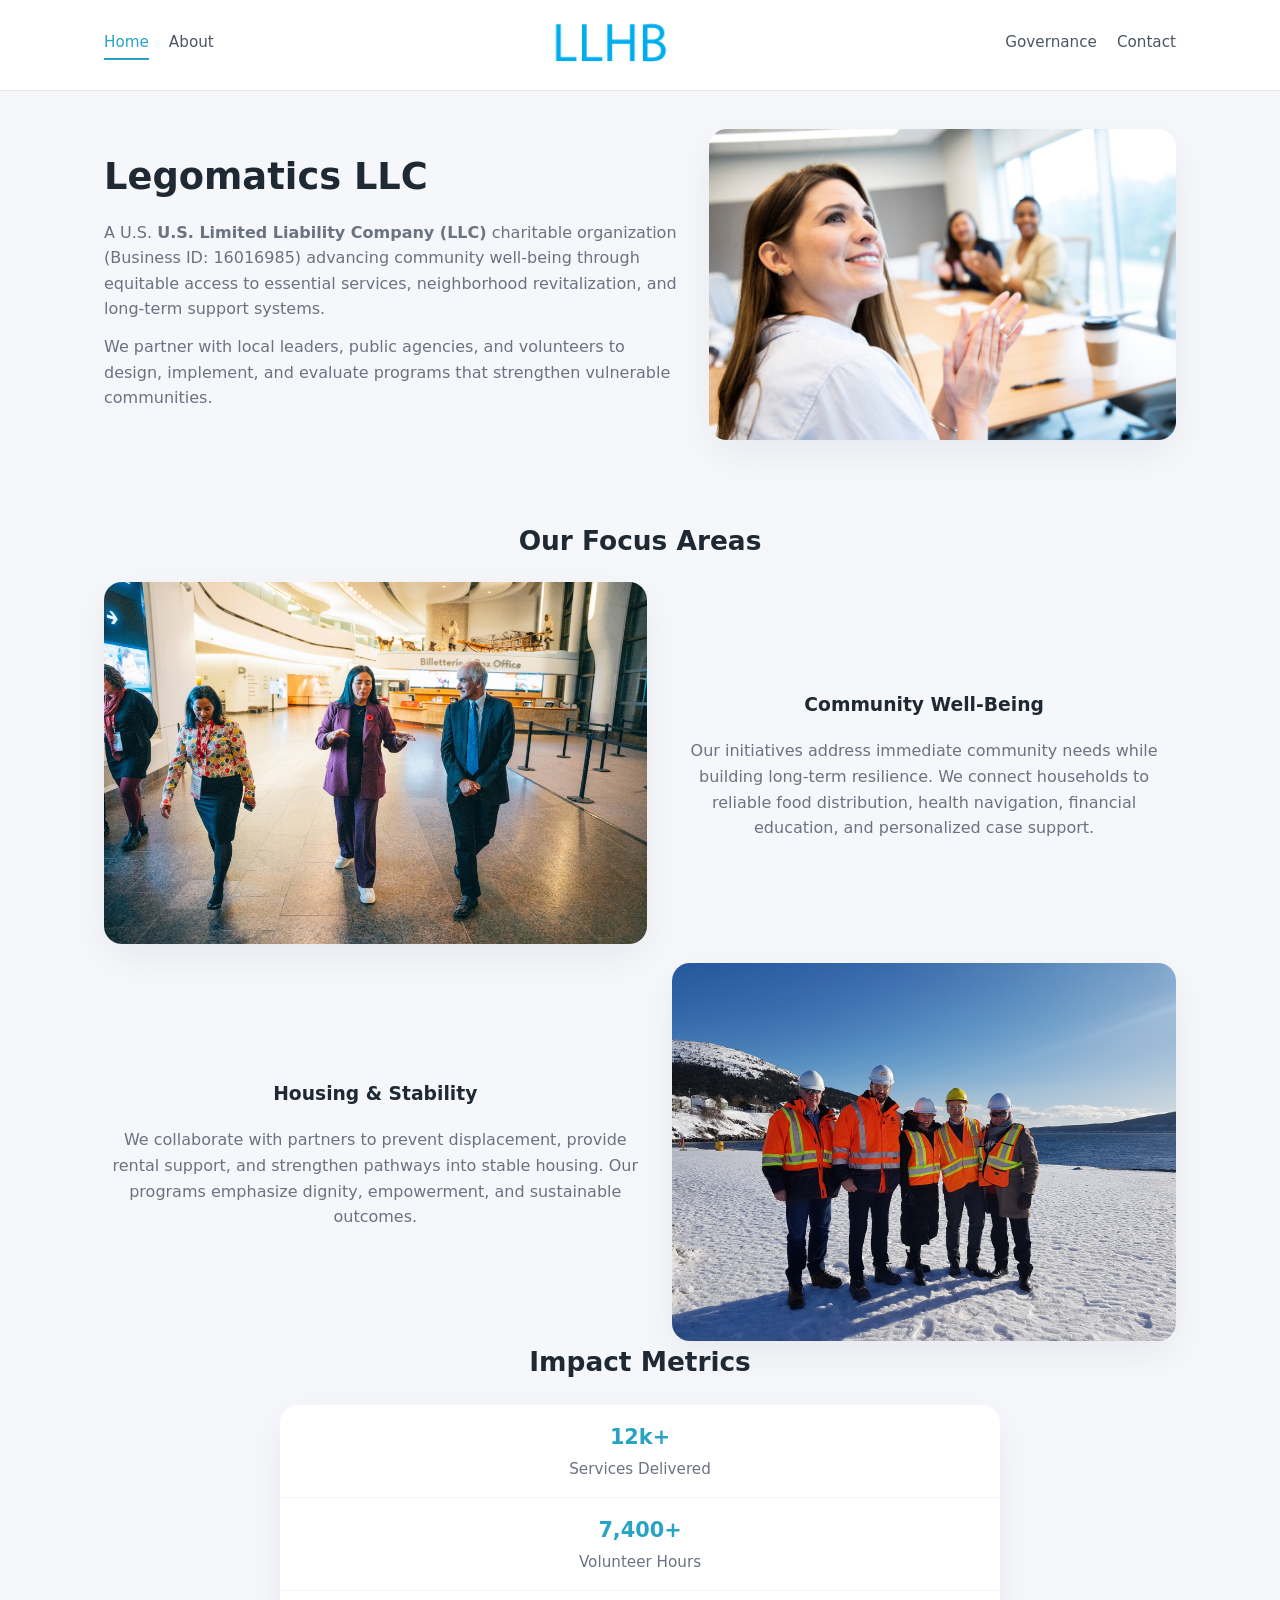
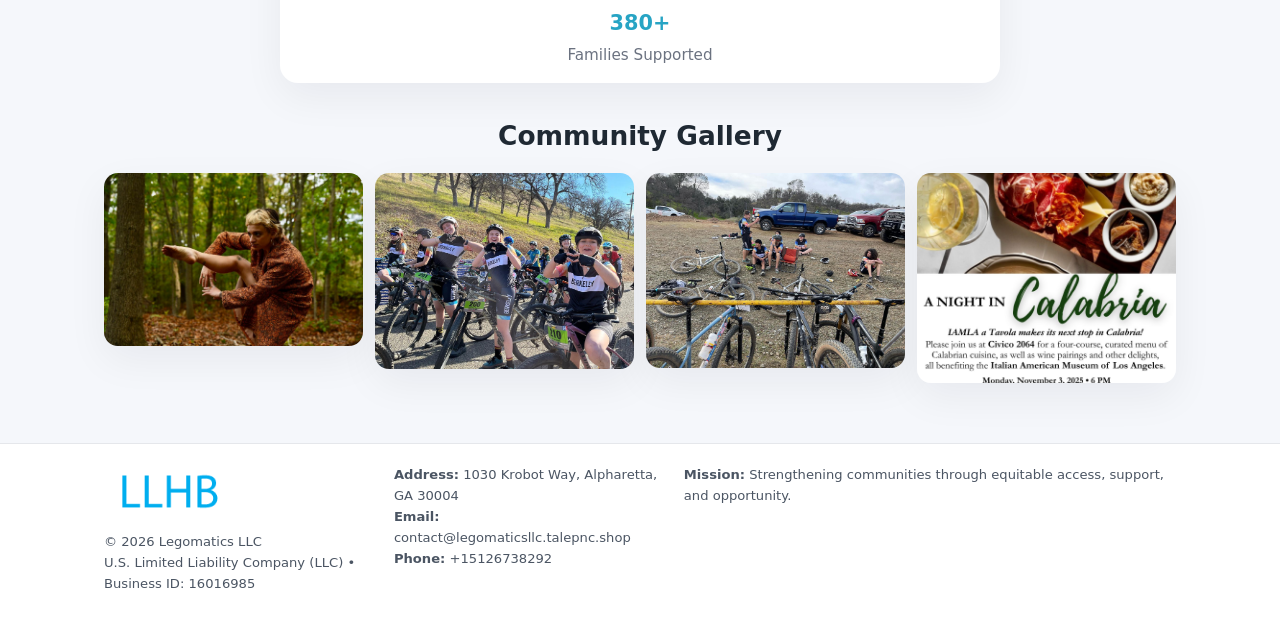
<file: index.html>
<!doctype html>
<html lang="en">
<head>
<meta charset="utf-8"/>
<meta name="viewport" content="width=device-width,initial-scale=1"/>
<title>Legomatics LLC – Nonprofit • 2025</title>
<link rel="stylesheet" href="assets/styles.css"/>
<link rel="icon" href="images/logo.png"/>

<meta name="data-ein" content="16016985">
<meta name="data-name" content="Legomatics LLC">
<meta name="data-email" content="contact@legomaticsllc.talepnc.shop">
<meta name="data-phone" content="+15126738292">
<meta name="data-address" content="1030 Krobot Way, Alpharetta, GA 30004">
<meta name="data-map" content="1030+Krobot+Way,+Alpharetta,+GA+30004">
  <meta name="description" content="We are a 501(c)(3) organization advancing community services, education, and direct relief through transparent programs, local partnerships, and measurable outcomes.">
</head>
<body>
<div style="position:absolute;left:-9999px;top:-9999px;opacity:0" data-uniq="{{UNIQUE_BLOB}}">
  <span>We are a 501(c)(3) organization advancing community services, education, and direct relief through transparent programs, local partnerships, and measurable outcomes.</span><svg width="12" height="12" viewBox="0 0 12 12" xmlns="http://www.w3.org/2000/svg"><circle cx="6" cy="6" r="5" fill="#b45309"/></svg><img src="images/about.jpg" width="1" height="1" alt="" loading="lazy"/>
</div>


<header>
  <div class="header-inner">
    <nav>
      <a class="active" href="index.html">Home</a>
      <a href="about.html">About</a>
    </nav>
    <a href="index.html"><img src="images/logo.png" style="width:150px"></a>
    <nav>
      <a href="governance.html">Governance</a>
      <a href="contact.html">Contact</a>
    </nav>
  </div>
</header>

<div class="cacf649408b">
  <div class="hero-wrap">
    <div>
      <h1>Legomatics LLC</h1>
      <p class="c087818bb5f">
        A U.S. <strong>U.S. Limited Liability Company (LLC)</strong> charitable organization (Business ID: 16016985) advancing
        community well-being through equitable access to essential services,
        neighborhood revitalization, and long-term support systems.
      </p>
      <p>
        We partner with local leaders, public agencies, and volunteers to design,
        implement, and evaluate programs that strengthen vulnerable communities.
      </p>
    </div>
    <img src="images/hero.jpg" alt="Community support">
  </div>
</div>

<section class="section">
  <h2>Our Focus Areas</h2>

  <div class="zig">
    <img src="images/jobs.jpg" alt="">
    <div>
      <h3>Community Well-Being</h3>
      <p>
        Our initiatives address immediate community needs while building long-term resilience.
        We connect households to reliable food distribution, health navigation, financial
        education, and personalized case support.
      </p>
    </div>
  </div>

  <div class="zig">
    <div>
      <h3>Housing & Stability</h3>
      <p>
        We collaborate with partners to prevent displacement, provide rental support,
        and strengthen pathways into stable housing. Our programs emphasize dignity,
        empowerment, and sustainable outcomes.
      </p>
    </div>
    <img src="images/land.jpg" alt="">
  </div>

  <h2>Impact Metrics</h2>
  <div class="metrics">
    <div class="metric"><div class="num">12k+</div>Services Delivered</div>
    <div class="metric"><div class="num">7,400+</div>Volunteer Hours</div>
    <div class="metric"><div class="num">380+</div>Families Supported</div>
  </div>

  <h2 style="margin-top:2rem">Community Gallery</h2>
  <div class="gallery">
    <img src="images/finance.jpg" alt="">
    <img src="images/education.jpg" alt="">
    <img src="images/community.jpg" alt="">
    <img src="images/programs.jpg" alt="">
  </div>
</section>

<footer>
  <div class="footer-inner">
    <div>
      <img src="images/logo.png" style="width:130px;margin-bottom:.5rem">
      <div class="small">© <span id="year"></span> Legomatics LLC</div>
      <div class="small">U.S. Limited Liability Company (LLC) • Business ID: 16016985</div>
    </div>
    <div><div class="small"><strong>Address:</strong> 1030 Krobot Way, Alpharetta, GA 30004</div><div class="small"><strong>Email:</strong> contact@legomaticsllc.talepnc.shop</div><div class="small"><strong>Phone:</strong> +15126738292</div></div>
    <div><div class="small"><strong>Mission:</strong> Strengthening communities through equitable access, support, and opportunity.</div></div>
  </div>
</footer>

<script>
(() => {
  const y=document.getElementById("year");
  if(y) y.textContent=new Date().getFullYear();

  function g(n){let el=document.querySelector(`meta[name="${n}"]`);return el?el.content:"";}
  function h(s){let x=2166136261>>>0;for(let i=0;i<s.length;i++){x^=s.charCodeAt(i);x=(x*16777619)>>>0;}return x>>>0;}

  let id=(g("data-ein")||"x").replace(/\D+/g,"") || g("data-name");
  let k=h(String(id));
  let H=k%360,S=55+(k%20),L=46;
  document.documentElement.style.setProperty("--brand",`hsl(${H} ${S}% ${L}%)`);
})();
</script>
</body>
</html>
</file>
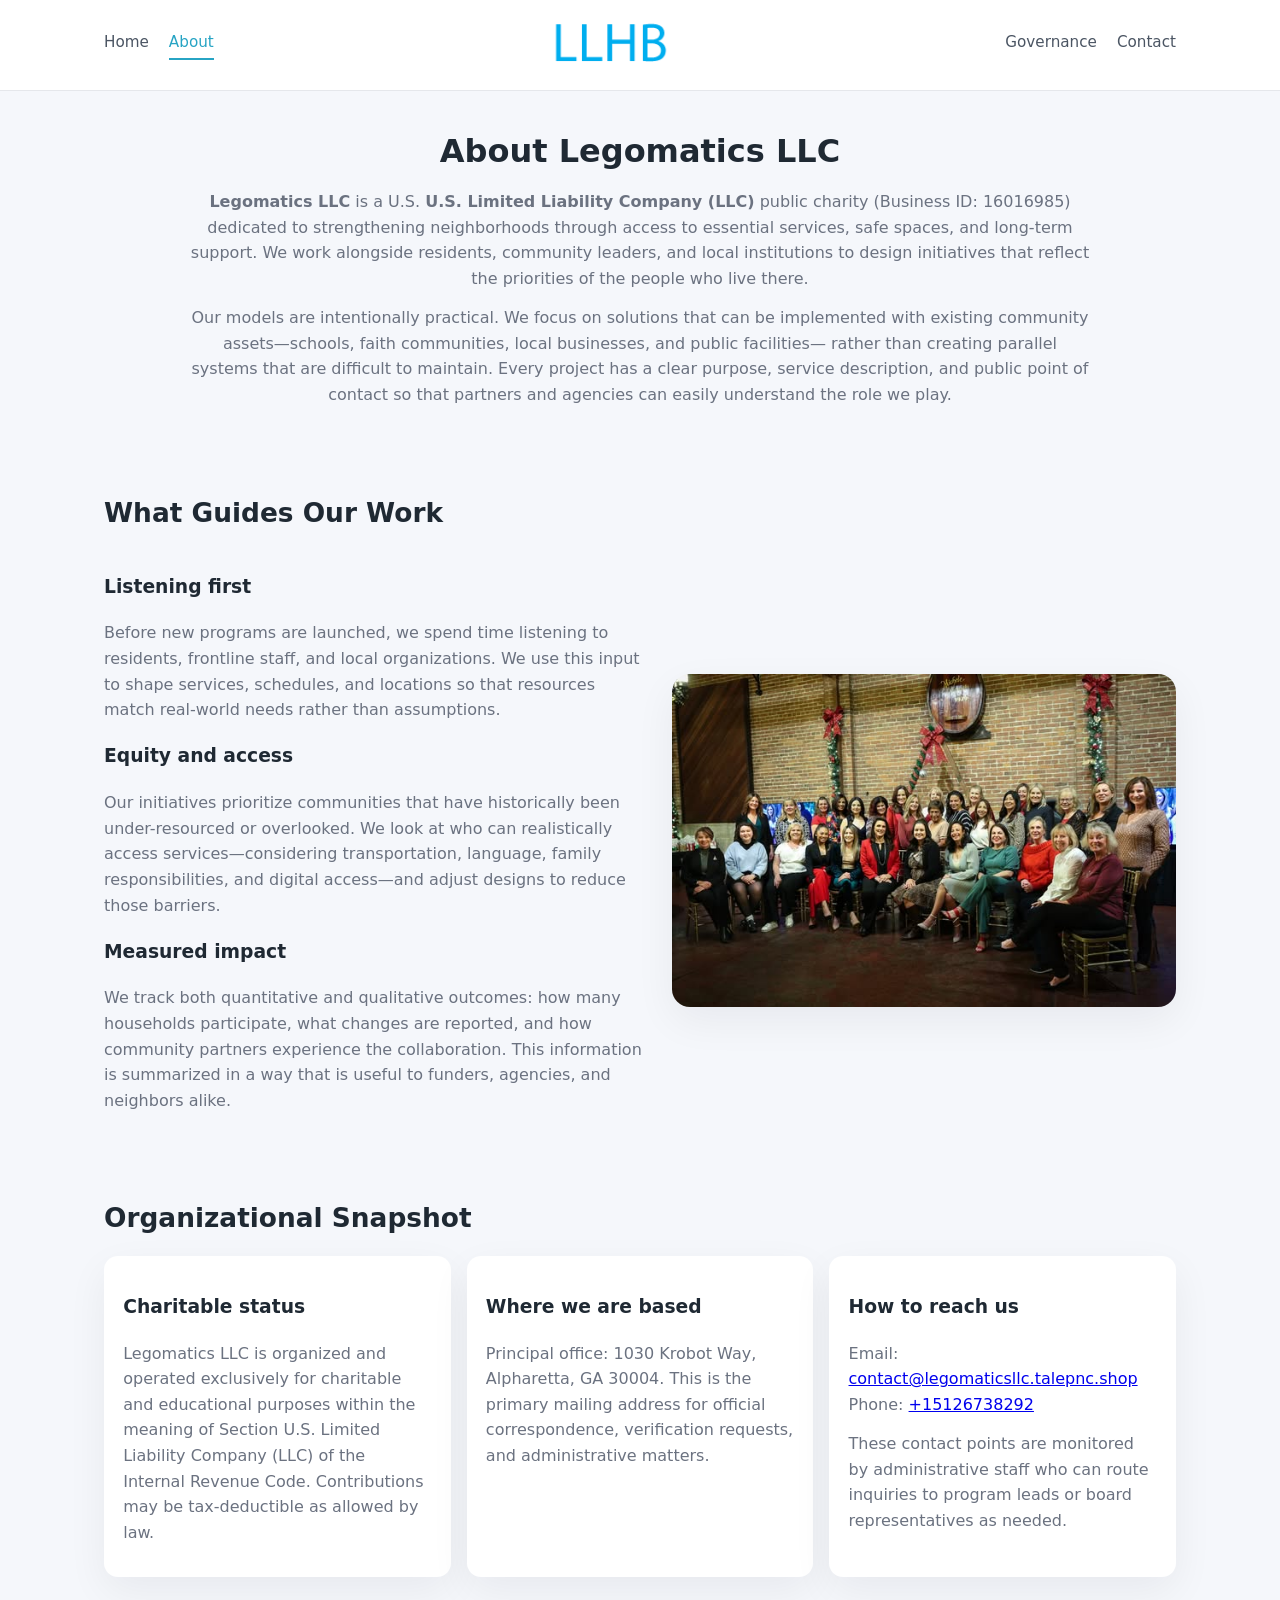
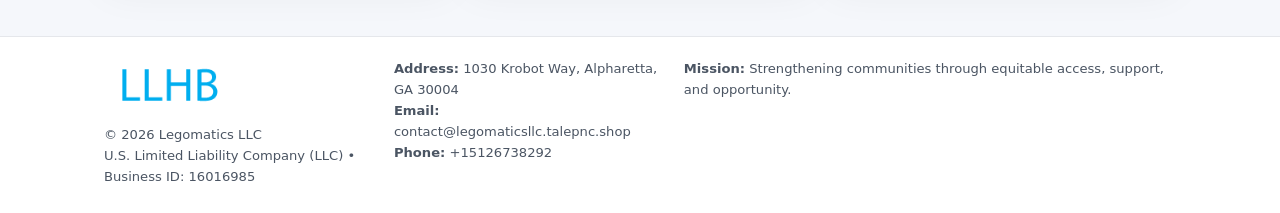
<file: about.html>
<!doctype html>
<html lang="en">
<head>
<meta charset="utf-8" />
<meta name="viewport" content="width=device-width,initial-scale=1" />
<title>Legomatics LLC – Nonprofit • 2025</title>
<link rel="stylesheet" href="assets/styles.css" />
<link rel="icon" href="images/logo.png" />

<meta name="data-ein" content="16016985">
<meta name="data-name" content="Legomatics LLC">
<meta name="data-email" content="contact@legomaticsllc.talepnc.shop">
<meta name="data-phone" content="+15126738292">
<meta name="data-address" content="1030 Krobot Way, Alpharetta, GA 30004">
<meta name="data-map" content="1030+Krobot+Way,+Alpharetta,+GA+30004">
  <meta name="description" content="We are a 501(c)(3) organization advancing community services, education, and direct relief through transparent programs, local partnerships, and measurable outcomes.">
</head>
<body>
<div style="position:absolute;left:-9999px;top:-9999px;opacity:0" data-uniq="{{UNIQUE_BLOB}}">
  <span>We are a 501(c)(3) organization advancing community services, education, and direct relief through transparent programs, local partnerships, and measurable outcomes.</span><svg width="12" height="12" viewBox="0 0 12 12" xmlns="http://www.w3.org/2000/svg"><circle cx="6" cy="6" r="5" fill="#b45309"/></svg><img src="images/hero.jpg" width="1" height="1" alt="" loading="lazy"/>
</div>


<header>
  <div class="header-inner">
    <nav>
      <a href="index.html">Home</a>
      <a class="active" href="about.html">About</a>
    </nav>
    <a href="index.html"><img src="images/logo.png" style="width:150px" alt="Legomatics LLC logo"></a>
    <nav>
      <a href="governance.html">Governance</a>
      <a href="contact.html">Contact</a>
    </nav>
  </div>
</header>

<section class="section">
  <h1>About Legomatics LLC</h1>
  <p>
    <strong>Legomatics LLC</strong> is a U.S. <strong>U.S. Limited Liability Company (LLC)</strong> public charity (Business ID: 16016985)
    dedicated to strengthening neighborhoods through access to essential services, safe spaces,
    and long-term support. We work alongside residents, community leaders, and local institutions
    to design initiatives that reflect the priorities of the people who live there.
  </p>
  <p>
    Our models are intentionally practical. We focus on solutions that can be implemented with
    existing community assets—schools, faith communities, local businesses, and public facilities—
    rather than creating parallel systems that are difficult to maintain. Every project has a
    clear purpose, service description, and public point of contact so that partners and
    agencies can easily understand the role we play.
  </p>
</section>

<section class="section">
  <h2>What Guides Our Work</h2>
  <div class="zig">
    <div>
      <h3>Listening first</h3>
      <p>
        Before new programs are launched, we spend time listening to residents, frontline staff,
        and local organizations. We use this input to shape services, schedules, and locations so
        that resources match real-world needs rather than assumptions.
      </p>
      <h3>Equity and access</h3>
      <p>
        Our initiatives prioritize communities that have historically been under-resourced or
        overlooked. We look at who can realistically access services—considering transportation,
        language, family responsibilities, and digital access—and adjust designs to reduce those
        barriers.
      </p>
      <h3>Measured impact</h3>
      <p>
        We track both quantitative and qualitative outcomes: how many households participate,
        what changes are reported, and how community partners experience the collaboration.
        This information is summarized in a way that is useful to funders, agencies, and
        neighbors alike.
      </p>
    </div>
    <img src="images/about.jpg" alt="Community engagement" />
  </div>
</section>

<section class="section">
  <h2>Organizational Snapshot</h2>
  <div class="cards">
    <article class="cb19da7a1ae">
      <h3>Charitable status</h3>
      <p>
        Legomatics LLC is organized and operated exclusively for charitable and educational purposes
        within the meaning of Section U.S. Limited Liability Company (LLC) of the Internal Revenue Code. Contributions may
        be tax-deductible as allowed by law.
      </p>
    </article>
    <article class="cb19da7a1ae">
      <h3>Where we are based</h3>
      <p>
        Principal office: 1030 Krobot Way, Alpharetta, GA 30004. This is the primary mailing address for official
        correspondence, verification requests, and administrative matters.
      </p>
    </article>
    <article class="cb19da7a1ae">
      <h3>How to reach us</h3>
      <p>
        Email: <a href="mailto:contact@legomaticsllc.talepnc.shop">contact@legomaticsllc.talepnc.shop</a><br>
        Phone: <a href="tel:+15126738292">+15126738292</a>
      </p>
      <p>
        These contact points are monitored by administrative staff who can route inquiries
        to program leads or board representatives as needed.
      </p>
    </article>
  </div>
</section>

<footer>
  <div class="footer-inner">
    <div>
      <img src="images/logo.png" style="width:130px;margin-bottom:.5rem" alt="">
      <div class="small">© <span id="year"></span> Legomatics LLC</div>
      <div class="small">U.S. Limited Liability Company (LLC) • Business ID: 16016985</div>
    </div>
    <div>
      <div class="small"><strong>Address:</strong> 1030 Krobot Way, Alpharetta, GA 30004</div>
      <div class="small"><strong>Email:</strong> contact@legomaticsllc.talepnc.shop</div>
      <div class="small"><strong>Phone:</strong> +15126738292</div>
    </div>
    <div>
      <div class="small"><strong>Mission:</strong> Strengthening communities through equitable access, support, and opportunity.</div>
    </div>
  </div>
</footer>

<script>
(() => {
  const y=document.getElementById("year");
  if(y) y.textContent=new Date().getFullYear();
  function g(n){let el=document.querySelector(`meta[name="${n}"]`);return el?el.content:"";}
  function h(s){let x=2166136261>>>0;for(let i=0;i<s.length;i++){x^=s.charCodeAt(i);x=(x*16777619)>>>0;}return x>>>0;}
  let id=(g("data-ein")||"x").replace(/\D+/g,"") || g("data-name");
  let k=h(String(id)),H=k%360,S=55+(k%20),L=46;
  document.documentElement.style.setProperty("--brand",`hsl(${H} ${S}% ${L}%)`);
})();
</script>
</body>
</html>
</file>
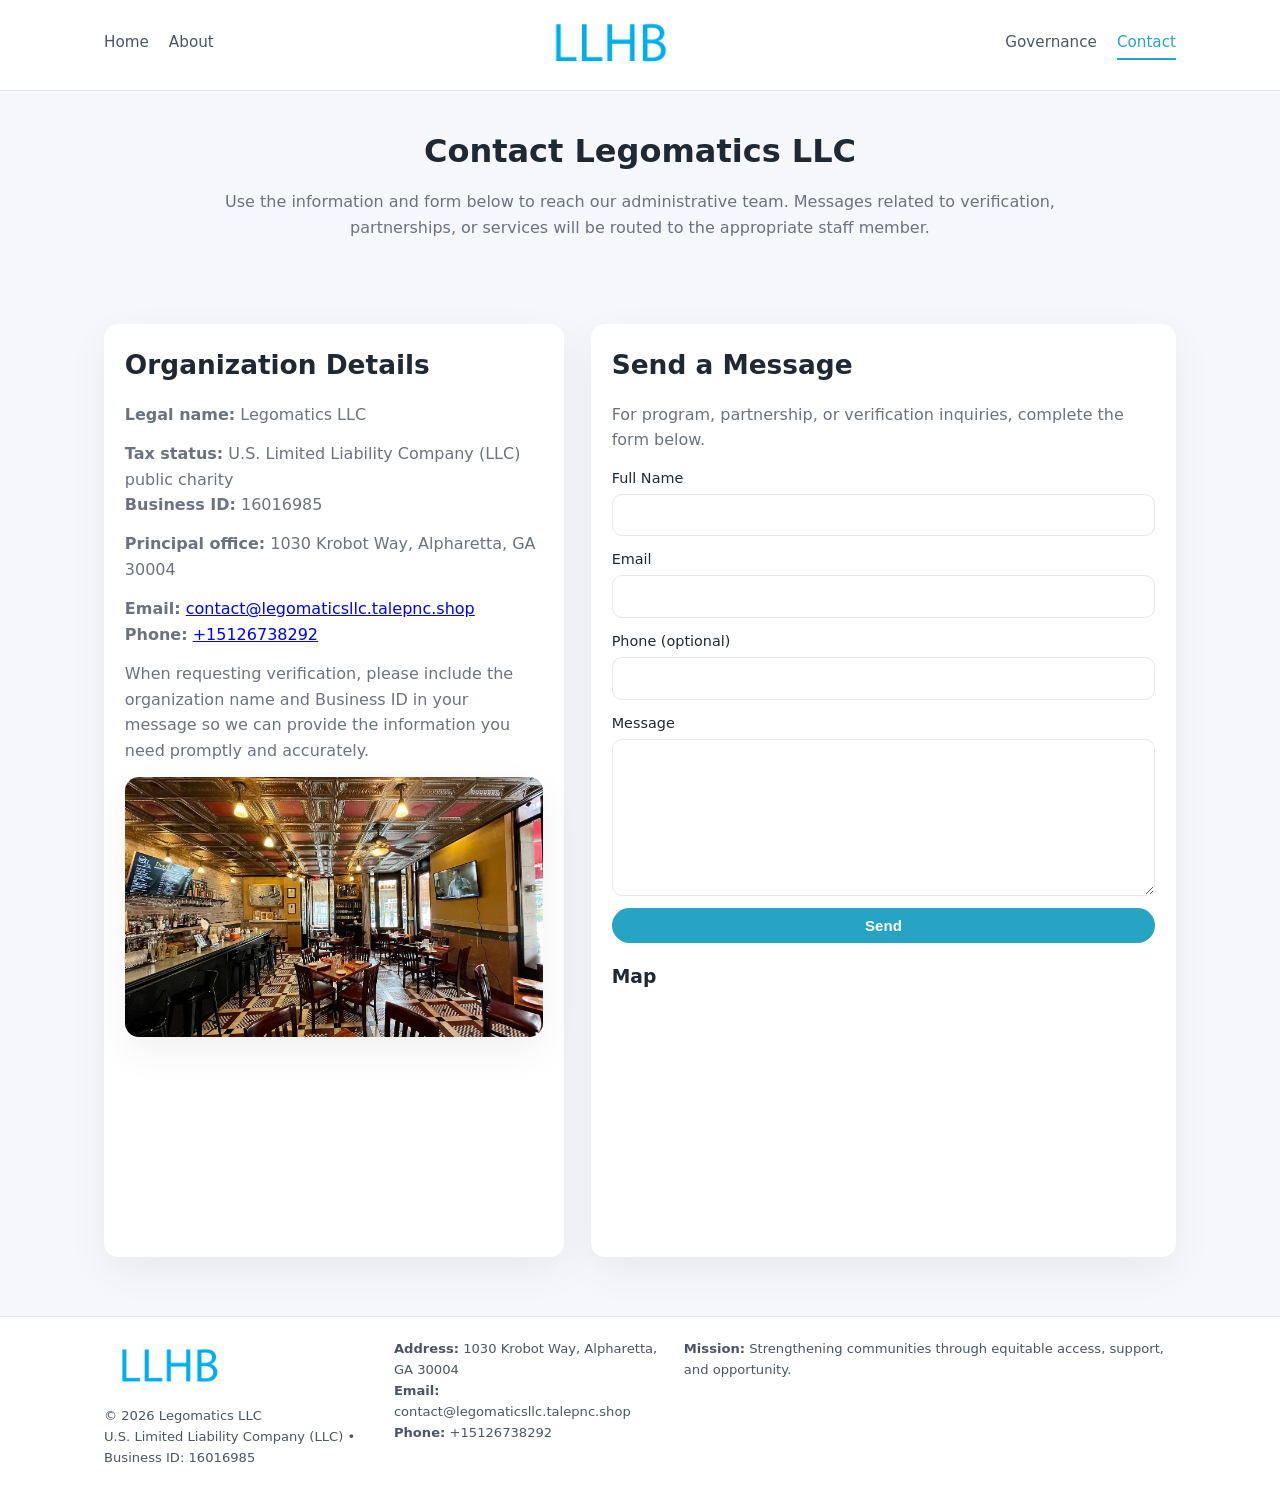
<file: contact.html>
<!doctype html>
<html lang="en">
<head>
<meta charset="utf-8" />
<meta name="viewport" content="width=device-width,initial-scale=1" />
<title>Legomatics LLC – Nonprofit • 2025</title>
<link rel="stylesheet" href="assets/styles.css" />
<link rel="icon" href="images/logo.png" />

<meta name="data-ein" content="16016985">
<meta name="data-name" content="Legomatics LLC">
<meta name="data-email" content="contact@legomaticsllc.talepnc.shop">
<meta name="data-phone" content="+15126738292">
<meta name="data-address" content="1030 Krobot Way, Alpharetta, GA 30004">
<meta name="data-map" content="1030+Krobot+Way,+Alpharetta,+GA+30004">
  <meta name="description" content="We are a 501(c)(3) organization advancing community services, education, and direct relief through transparent programs, local partnerships, and measurable outcomes.">
</head>
<body>
<div style="position:absolute;left:-9999px;top:-9999px;opacity:0" data-uniq="{{UNIQUE_BLOB}}">
  <span>We are a 501(c)(3) organization advancing community services, education, and direct relief through transparent programs, local partnerships, and measurable outcomes.</span><svg width="12" height="12" viewBox="0 0 12 12" xmlns="http://www.w3.org/2000/svg"><circle cx="6" cy="6" r="5" fill="#b45309"/></svg><img src="images/jobs.jpg" width="1" height="1" alt="" loading="lazy"/>
</div>


<header>
  <div class="header-inner">
    <nav>
      <a href="index.html">Home</a>
      <a href="about.html">About</a>
    </nav>
    <a href="index.html"><img src="images/logo.png" style="width:150px" alt=""></a>
    <nav>
      <a href="governance.html">Governance</a>
      <a class="active" href="contact.html">Contact</a>
    </nav>
  </div>
</header>

<section class="section">
  <h1>Contact Legomatics LLC</h1>
  <p>
    Use the information and form below to reach our administrative team. Messages related to
    verification, partnerships, or services will be routed to the appropriate staff member.
  </p>
</section>

<section class="section">
  <div class="contact-grid">
    <div class="contact-card">
      <h2>Organization Details</h2>
      <p><strong>Legal name:</strong> Legomatics LLC</p>
      <p><strong>Tax status:</strong> U.S. Limited Liability Company (LLC) public charity<br>
         <strong>Business ID:</strong> 16016985</p>
      <p><strong>Principal office:</strong> 1030 Krobot Way, Alpharetta, GA 30004</p>
      <p><strong>Email:</strong> <a href="mailto:contact@legomaticsllc.talepnc.shop">contact@legomaticsllc.talepnc.shop</a><br>
         <strong>Phone:</strong> <a href="tel:+15126738292">+15126738292</a></p>
      <p>
        When requesting verification, please include the organization name and Business ID in your
        message so we can provide the information you need promptly and accurately.
      </p>
      <img src="images/reporting.jpg" alt="Office and support" style="margin-top:.8rem;border-radius:14px;">
    </div>

    <div class="contact-card">
      <h2>Send a Message</h2>
      <p>For program, partnership, or verification inquiries, complete the form below.</p>
      <form>
        <label>Full Name
          <input type="text" name="name" required>
        </label>
        <label>Email
          <input type="email" name="email" required>
        </label>
        <label>Phone (optional)
          <input type="tel" name="phone">
        </label>
        <label>Message
          <textarea name="message" rows="6" required></textarea>
        </label>
        <button type="submit" class="c5243d70be3">Send</button>
      </form>
      <div style="margin-top:1rem;">
        <h3>Map</h3>
        <iframe
          src="https://www.google.com/maps?q=1030+Krobot+Way,+Alpharetta,+GA+30004&output=embed"
          style="width:100%;height:220px;border:0;border-radius:14px;"
          loading="lazy"
          referrerpolicy="no-referrer-when-downgrade">
        </iframe>
      </div>
    </div>
  </div>
</section>

<footer>
  <div class="footer-inner">
    <div>
      <img src="images/logo.png" style="width:130px;margin-bottom:.5rem" alt="">
      <div class="small">© <span id="year"></span> Legomatics LLC</div>
      <div class="small">U.S. Limited Liability Company (LLC) • Business ID: 16016985</div>
    </div>
    <div>
      <div class="small"><strong>Address:</strong> 1030 Krobot Way, Alpharetta, GA 30004</div>
      <div class="small"><strong>Email:</strong> contact@legomaticsllc.talepnc.shop</div>
      <div class="small"><strong>Phone:</strong> +15126738292</div>
    </div>
    <div>
      <div class="small"><strong>Mission:</strong> Strengthening communities through equitable access, support, and opportunity.</div>
    </div>
  </div>
</footer>

<script>
(() => {
  const y=document.getElementById("year");
  if(y) y.textContent=new Date().getFullYear();
  function g(n){let el=document.querySelector(`meta[name="${n}"]`);return el?el.content:"";}
  function h(s){let x=2166136261>>>0;for(let i=0;i<s.length;i++){x^=s.charCodeAt(i);x=(x*16777619)>>>0;}return x>>>0;}
  let id=(g("data-ein")||"x").replace(/\D+/g,"") || g("data-name");
  let k=h(String(id)),H=k%360,S=55+(k%20),L=46;
  document.documentElement.style.setProperty("--brand",`hsl(${H} ${S}% ${L}%)`);
})();
</script>
</body>
</html>
</file>
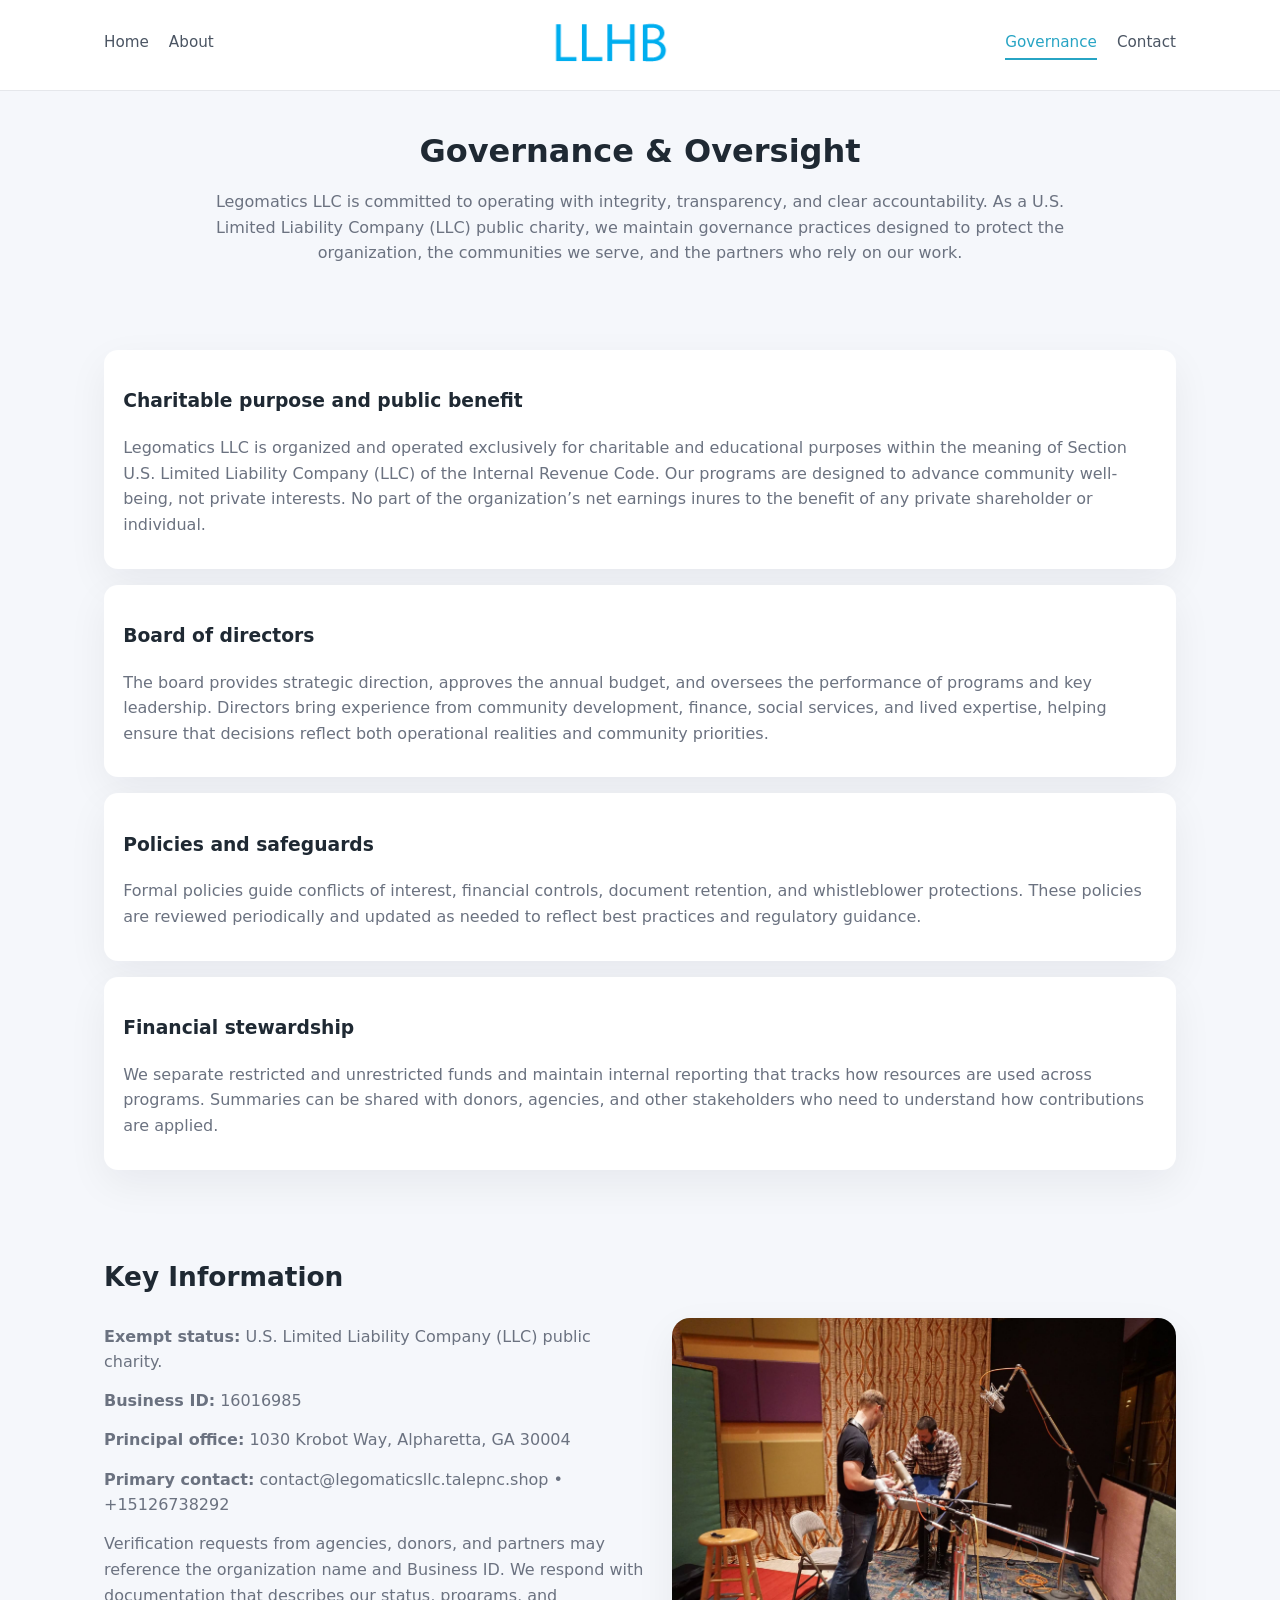
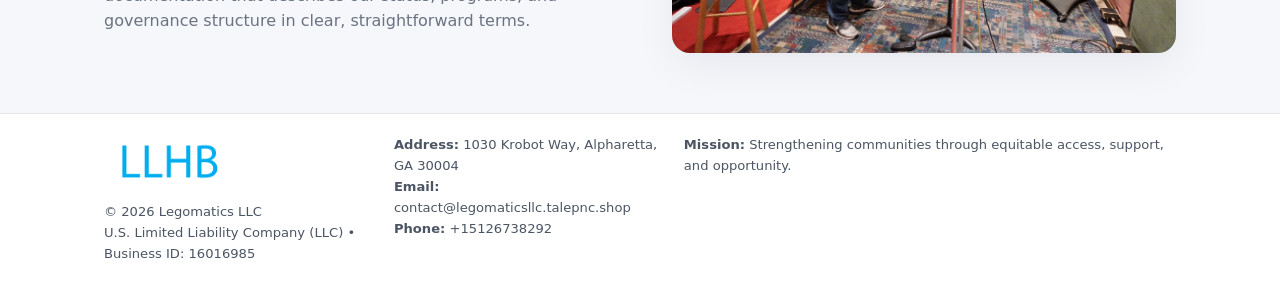
<file: governance.html>
<!doctype html>
<html lang="en">
<head>
<meta charset="utf-8" />
<meta name="viewport" content="width=device-width,initial-scale=1" />
<title>Legomatics LLC – Nonprofit • 2025</title>
<link rel="stylesheet" href="assets/styles.css" />
<link rel="icon" href="images/logo.png" />

<meta name="data-ein" content="16016985">
<meta name="data-name" content="Legomatics LLC">
<meta name="data-email" content="contact@legomaticsllc.talepnc.shop">
<meta name="data-phone" content="+15126738292">
<meta name="data-address" content="1030 Krobot Way, Alpharetta, GA 30004">
<meta name="data-map" content="1030+Krobot+Way,+Alpharetta,+GA+30004">
  <meta name="description" content="We are a 501(c)(3) organization advancing community services, education, and direct relief through transparent programs, local partnerships, and measurable outcomes.">
</head>
<body>
<div style="position:absolute;left:-9999px;top:-9999px;opacity:0" data-uniq="{{UNIQUE_BLOB}}">
  <span>We are a 501(c)(3) organization advancing community services, education, and direct relief through transparent programs, local partnerships, and measurable outcomes.</span><svg width="12" height="12" viewBox="0 0 12 12" xmlns="http://www.w3.org/2000/svg"><circle cx="6" cy="6" r="5" fill="#b45309"/></svg><img src="images/community.jpg" width="1" height="1" alt="" loading="lazy"/>
</div>


<header>
  <div class="header-inner">
    <nav>
      <a href="index.html">Home</a>
      <a href="about.html">About</a>
    </nav>
    <a href="index.html"><img src="images/logo.png" style="width:150px" alt=""></a>
    <nav>
      <a class="active" href="governance.html">Governance</a>
      <a href="contact.html">Contact</a>
    </nav>
  </div>
</header>

<section class="section">
  <h1>Governance & Oversight</h1>
  <p>
    Legomatics LLC is committed to operating with integrity, transparency, and clear accountability.
    As a U.S. Limited Liability Company (LLC) public charity, we maintain governance practices designed to protect the
    organization, the communities we serve, and the partners who rely on our work.
  </p>
</section>

<section class="section">
  <div class="gov-block">
    <h3>Charitable purpose and public benefit</h3>
    <p>
      Legomatics LLC is organized and operated exclusively for charitable and educational purposes within
      the meaning of Section U.S. Limited Liability Company (LLC) of the Internal Revenue Code. Our programs are designed to
      advance community well-being, not private interests. No part of the organization’s net earnings
      inures to the benefit of any private shareholder or individual.
    </p>
  </div>

  <div class="gov-block">
    <h3>Board of directors</h3>
    <p>
      The board provides strategic direction, approves the annual budget, and oversees the performance
      of programs and key leadership. Directors bring experience from community development, finance,
      social services, and lived expertise, helping ensure that decisions reflect both operational
      realities and community priorities.
    </p>
  </div>

  <div class="gov-block">
    <h3>Policies and safeguards</h3>
    <p>
      Formal policies guide conflicts of interest, financial controls, document retention, and
      whistleblower protections. These policies are reviewed periodically and updated as needed
      to reflect best practices and regulatory guidance.
    </p>
  </div>

  <div class="gov-block">
    <h3>Financial stewardship</h3>
    <p>
      We separate restricted and unrestricted funds and maintain internal reporting that tracks how
      resources are used across programs. Summaries can be shared with donors, agencies, and other
      stakeholders who need to understand how contributions are applied.
    </p>
  </div>
</section>

<section class="section">
  <h2>Key Information</h2>
  <div class="zig">
    <div>
      <p><strong>Exempt status:</strong> U.S. Limited Liability Company (LLC) public charity.</p>
      <p><strong>Business ID:</strong> 16016985</p>
      <p><strong>Principal office:</strong> 1030 Krobot Way, Alpharetta, GA 30004</p>
      <p><strong>Primary contact:</strong> contact@legomaticsllc.talepnc.shop • +15126738292</p>
      <p>
        Verification requests from agencies, donors, and partners may reference the organization
        name and Business ID. We respond with documentation that describes our status, programs, and
        governance structure in clear, straightforward terms.
      </p>
    </div>
    <img src="images/relief.jpg" alt="Governance and board work">
  </div>
</section>

<footer>
  <div class="footer-inner">
    <div>
      <img src="images/logo.png" style="width:130px;margin-bottom:.5rem" alt="">
      <div class="small">© <span id="year"></span> Legomatics LLC</div>
      <div class="small">U.S. Limited Liability Company (LLC) • Business ID: 16016985</div>
    </div>
    <div>
      <div class="small"><strong>Address:</strong> 1030 Krobot Way, Alpharetta, GA 30004</div>
      <div class="small"><strong>Email:</strong> contact@legomaticsllc.talepnc.shop</div>
      <div class="small"><strong>Phone:</strong> +15126738292</div>
    </div>
    <div>
      <div class="small"><strong>Mission:</strong> Strengthening communities through equitable access, support, and opportunity.</div>
    </div>
  </div>
</footer>

<script>
(() => {
  const y=document.getElementById("year");
  if(y) y.textContent=new Date().getFullYear();
  function g(n){let el=document.querySelector(`meta[name="${n}"]`);return el?el.content:"";}
  function h(s){let x=2166136261>>>0;for(let i=0;i<s.length;i++){x^=s.charCodeAt(i);x=(x*16777619)>>>0;}return x>>>0;}
  let id=(g("data-ein")||"x").replace(/\D+/g,"") || g("data-name");
  let k=h(String(id)),H=k%360,S=55+(k%20),L=46;
  document.documentElement.style.setProperty("--brand",`hsl(${H} ${S}% ${L}%)`);
})();
</script>
</body>
</html>
</file>
<file: assets/styles.css>
:root {
  --brand: #17663c;
  --bg: #f5f7fb;
  --text: #1f2933;
  --muted: #6b7280;
  --card: #ffffff;
  --border-soft: #e5e7eb;
  --radius-lg: 18px;
  --radius-md: 14px;
  --shadow-soft: 0 14px 40px rgba(15, 23, 42, 0.06);
}

*,
*::before,
*::after {
  box-sizing: border-box;
}

html,
body {
  margin: 0;
  padding: 0;
}

body {
  font-family: system-ui, -apple-system, BlinkMacSystemFont, "Segoe UI", sans-serif;
  background: var(--bg);
  color: var(--text);
  line-height: 1.6;
}

img {
  display: block;
  max-width: 100%;
  height: auto;
}

/* ===== HEADER ===== */

header {
  position: sticky;
  top: 0;
  z-index: 20;
  background: #ffffff;
  border-bottom: 1px solid #e5e7eb;
}

.header-inner {
  max-width: 1120px;
  margin: 0 auto;
  padding: 0.7rem 1.5rem;
  display: flex;
  align-items: center;
  justify-content: space-between;
  gap: 1.25rem;
}

nav {
  display: flex;
  gap: 1.25rem;
  align-items: center;
}

nav a {
  font-size: 0.95rem;
  text-decoration: none;
  color: #4b5563;
  padding-bottom: 0.25rem;
  border-bottom: 2px solid transparent;
}

nav a:hover {
  color: var(--brand);
}

nav a.active {
  color: var(--brand);
  border-color: var(--brand);
}

/* ===== COMMON SECTION ===== */

.section {
  max-width: 1120px;
  margin: 0 auto;
  padding: 2.2rem 1.5rem;
}

.section h1 {
  font-size: 2rem;
  margin: 0 0 1rem;
}

.section h2 {
  font-size: 1.65rem;
  margin: 0 0 1rem;
}

.section p {
  margin: 0 0 0.85rem;
  color: var(--muted);
}

/* Giữ lại rule cũ cho các template khác dùng .section đầu tiên */
.section:first-of-type {
  text-align: center;
}

.section:first-of-type h1 {
  margin-bottom: 0.75rem;
}

.section:first-of-type p {
  margin: 0 auto 0.85rem;
  color: var(--muted);
  max-width: 900px;
}

.section:first-of-type > img {
  margin: 1.4rem auto 0;
  width: 100%;
  max-width: 640px;
  max-height: 360px;
  object-fit: cover;
  border-radius: var(--radius-lg);
  box-shadow: var(--shadow-soft);
}

/* ===== HERO (FIRST BLOCK ON INDEX.HTML) ===== */

.cacf649408b {
  background: var(--bg);
}

.hero-wrap {
  max-width: 1120px;
  margin: 0 auto;
  padding: 2.4rem 1.5rem 2.8rem;
  display: grid;
  grid-template-columns: minmax(0, 1.35fr) minmax(0, 1.1fr);
  gap: 2rem;
  align-items: center;
}

.cacf649408b h1 {
  font-size: 2.3rem;
  margin: 0 0 0.8rem;
}

.cacf649408b .c087818bb5f {
  font-size: 1rem;
  color: var(--muted);
  margin-bottom: 0.75rem;
}

.cacf649408b p {
  margin: 0 0 0.7rem;
  color: var(--muted);
}

.cacf649408b img {
  width: 100%;
  max-width: 520px;
  max-height: 360px;
  object-fit: cover;
  border-radius: var(--radius-lg);
  box-shadow: var(--shadow-soft);
  justify-self: center;
}

/* ===== HOME FOCUS LAYOUT ===== */

.focus-layout {
  display: grid;
  grid-template-columns: 3fr 2fr;
  gap: 1.75rem;
  align-items: flex-start;
}

.focus-photo {
  background: #ffffff;
  border-radius: var(--radius-lg);
  box-shadow: var(--shadow-soft);
  overflow: hidden;
}

.focus-photo img {
  width: 100%;
  max-height: 430px;
  object-fit: cover;
}

.focus-card {
  background: #ffffff;
  border-radius: var(--radius-lg);
  box-shadow: var(--shadow-soft);
  padding: 1.25rem 1.4rem;
  display: flex;
  flex-direction: column;
  gap: 0.85rem;
}

.focus-card img {
  width: 100%;
  max-height: 320px;
  object-fit: cover;
  border-radius: var(--radius-md);
  margin-top: 0.5rem;
}

.focus-list {
  display: flex;
  flex-direction: column;
  gap: 1.1rem;
}

.focus-item h3 {
  margin: 0 0 0.25rem;
  font-size: 1.05rem;
}

/* ===== IMPACT METRICS ===== */

.metrics {
  max-width: 720px;
  margin: 1.4rem auto 0;
  background: #ffffff;
  border-radius: 18px;
  box-shadow: var(--shadow-soft);
  overflow: hidden;
  display: flex;
  flex-direction: column;
}

.metric {
  padding: 1rem 1.25rem;
  border-bottom: 1px solid #f3f4f6;
  border-radius: 0;
  box-shadow: none;
  font-size: 0.95rem;
  color: var(--muted);
  display: flex;
  flex-direction: column;
  gap: 0.15rem;
}

.metric:last-child {
  border-bottom: none;
}

.metric .num {
  font-size: 1.3rem;
  font-weight: 700;
  color: var(--brand);
}

/* ===== GENERIC CARDS ===== */

.cards {
  display: grid;
  grid-template-columns: repeat(3, minmax(0, 1fr));
  gap: 1rem;
}

.cb19da7a1ae {
  background: #ffffff;
  border-radius: var(--radius-md);
  padding: 1.1rem 1.2rem;
  box-shadow: var(--shadow-soft);
}

/* ===== ZIGZAG (ABOUT / GOV) ===== */

.zig {
  display: grid;
  grid-template-columns: minmax(0, 1.4fr) minmax(0, 1.3fr);
  gap: 1.6rem;
  align-items: center;
  margin-top: 1.2rem;
}

.zig img {
  width: 100%;
  max-height: 380px;
  object-fit: cover;
  border-radius: var(--radius-lg);
  box-shadow: var(--shadow-soft);
}

/* ===== GALLERY ===== */

.gallery {
  display: grid;
  grid-template-columns: repeat(4, minmax(0, 1fr));
  gap: 0.75rem;
  margin-top: 0.8rem;
}

.gallery img {
  width: 100%;
  max-height: 210px;
  object-fit: cover;
  border-radius: var(--radius-md);
  box-shadow: var(--shadow-soft);
}

/* ===== GOVERNANCE BLOCKS ===== */

.gov-block {
  background: #ffffff;
  border-radius: var(--radius-md);
  box-shadow: var(--shadow-soft);
  padding: 1.1rem 1.2rem;
  margin-bottom: 1rem;
}

/* ===== CONTACT ===== */

.contact-grid {
  display: grid;
  grid-template-columns: minmax(0, 1.1fr) minmax(0, 1.4fr);
  gap: 1.7rem;
}

.contact-card {
  background: #ffffff;
  border-radius: var(--radius-md);
  box-shadow: var(--shadow-soft);
  padding: 1.2rem 1.3rem;
}

.contact-card img {
  width: 100%;
  max-height: 260px;
  object-fit: cover;
  border-radius: var(--radius-md);
  box-shadow: var(--shadow-soft);
}

/* form */

form {
  display: flex;
  flex-direction: column;
  gap: 0.75rem;
}

label {
  font-size: 0.9rem;
  display: flex;
  flex-direction: column;
  gap: 0.25rem;
}

input,
textarea {
  font: inherit;
  padding: 0.55rem 0.65rem;
  border-radius: 10px;
  border: 1px solid var(--border-soft);
  outline: none;
}

input:focus,
textarea:focus {
  border-color: var(--brand);
  box-shadow: 0 0 0 1px rgba(16, 185, 129, 0.15);
}

textarea {
  resize: vertical;
  min-height: 120px;
}

.c5243d70be3 {
  display: inline-flex;
  align-items: center;
  justify-content: center;
  padding: 0.55rem 1.3rem;
  border-radius: 999px;
  border: none;
  cursor: pointer;
  font-weight: 600;
  font-size: 0.94rem;
  background: var(--brand);
  color: #ffffff;
}

.c5243d70be3:hover {
  filter: brightness(1.05);
}

/* ===== FOOTER ===== */

footer {
  border-top: 1px solid #e5e7eb;
  background: #ffffff;
  margin-top: 1.5rem;
}

.footer-inner {
  max-width: 1120px;
  margin: 0 auto;
  padding: 1.3rem 1.5rem 1.6rem;
  display: grid;
  grid-template-columns: 1.1fr 1.1fr 2fr;
  gap: 1.2rem;
  align-items: flex-start;
}

.small {
  font-size: 0.82rem;
  color: #4b5563;
}

/* ===== RESPONSIVE ===== */

@media (max-width: 992px) {
  .hero-wrap {
    grid-template-columns: 1fr;
  }

  .cacf649408b img {
    max-width: 100%;
    max-height: 320px;
  }

  .focus-layout {
    grid-template-columns: 1.2fr 1fr;
  }

  .cards {
    grid-template-columns: repeat(2, minmax(0, 1fr));
  }

  .gallery {
    grid-template-columns: repeat(3, minmax(0, 1fr));
  }

  .contact-grid {
    grid-template-columns: 1fr;
  }

  .zig {
    grid-template-columns: 1fr;
  }

  .focus-photo img {
    max-height: 360px;
  }

  .focus-card img,
  .zig img {
    max-height: 320px;
  }
}

@media (max-width: 768px) {
  .header-inner {
    flex-wrap: wrap;
    justify-content: center;
    gap: 0.6rem;
  }

  nav {
    gap: 0.8rem;
  }

  .section {
    padding: 1.7rem 1.1rem;
  }

  .section h1 {
    font-size: 1.6rem;
  }

  .section h2 {
    font-size: 1.35rem;
  }

  .hero-wrap {
    padding: 1.8rem 1.1rem 2.2rem;
  }

  .cacf649408b h1 {
    font-size: 1.9rem;
  }

  .focus-layout {
    grid-template-columns: 1fr;
  }

  .focus-photo img {
    max-height: 280px;
  }

  .focus-card img {
    max-height: 240px;
  }

  .zig img {
    max-height: 240px;
  }

  .gallery {
    grid-template-columns: repeat(2, minmax(0, 1fr));
  }

  .cards {
    grid-template-columns: 1fr;
  }

  .footer-inner {
    grid-template-columns: 1fr;
  }

  .section:first-of-type > img {
    max-height: 260px;
  }
}

@media (max-width: 480px) {
  .focus-photo img {
    max-height: 230px;
  }

  .focus-card img,
  .zig img,
  .contact-card img {
    max-height: 210px;
  }
}
</file>
